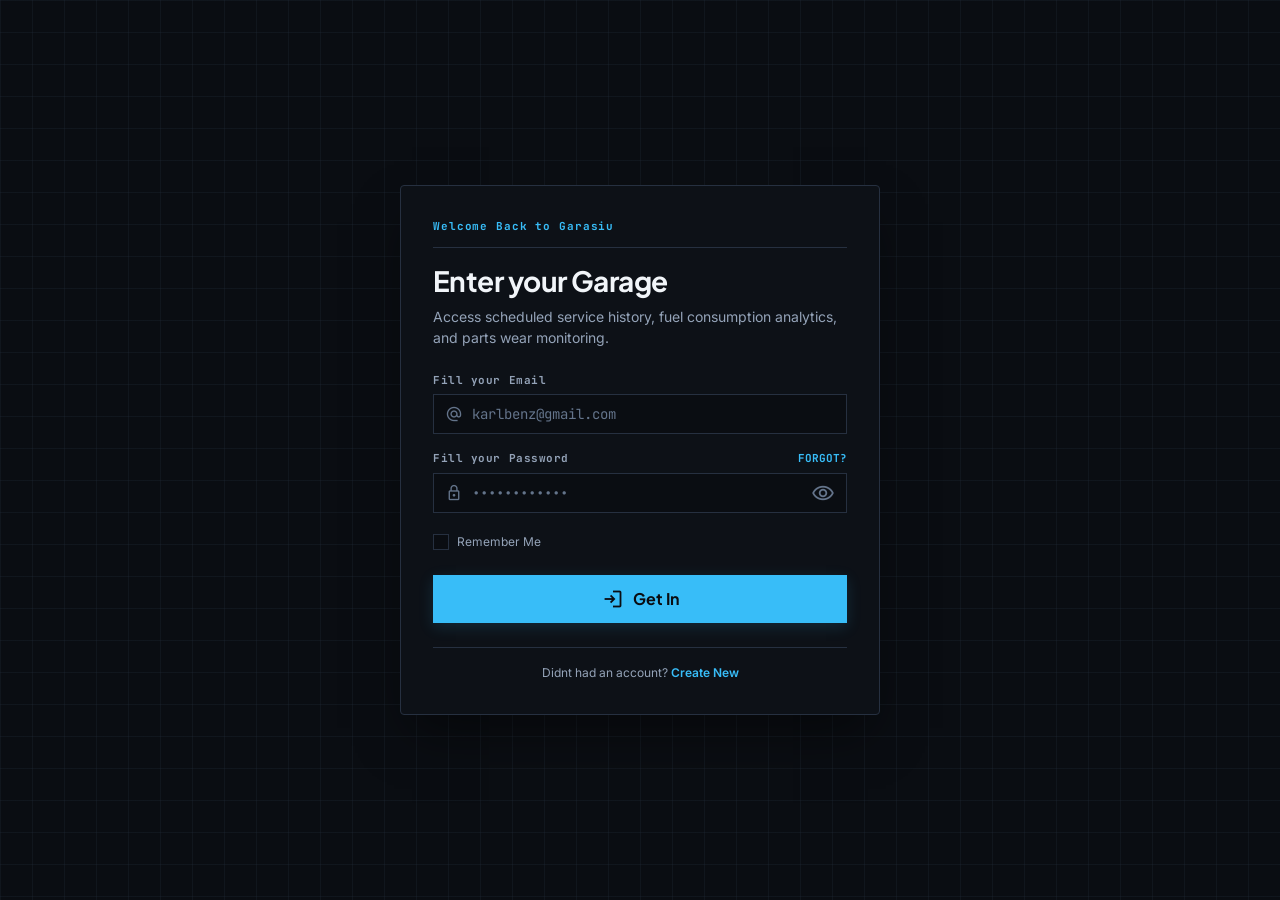
<file: index.html>
<!DOCTYPE html>
<html lang="id">

<head>
    <meta charset="utf-8">
    <meta name="viewport" content="width=device-width, initial-scale=1.0">
    <title>GARASIU ApexLog — Autentikasi Pemilik Kendaraan</title>

    <link href="https://fonts.googleapis.com" rel="preconnect">
    <link crossorigin="" href="https://fonts.gstatic.com" rel="preconnect">
    <link
        href="https://fonts.googleapis.com/css2?family=Inter:wght@400;500;600&family=JetBrains+Mono:wght@400;500;600;700&family=Plus+Jakarta+Sans:wght@500;600;700;800&display=swap"
        rel="stylesheet">
    <link href="https://fonts.googleapis.com/css2?family=Material+Symbols+Outlined:wght,FILL@100..700,0..1&display=swap"
        rel="stylesheet">

    <link rel="stylesheet" href="style.css">
</head>

<body>

    <main class="container">
        <div class="login-card">

            <div class="card-header">
                <div class="badge-group">
                    <span class="label">Welcome Back to Garasiu</span>
                </div>
            </div>

            <div class="card-title">
                <h2>Enter your Garage</h2>
                <p>Access scheduled service history, fuel consumption analytics, and parts wear monitoring.</p>
            </div>


            <form id="loginForm">

                <div class="form-group">
                    <label for="identifier">Fill your Email</label>
                    <div class="input-wrapper">
                        <span class="material-symbols-outlined input-icon">alternate_email</span>
                        <input id="identifier" name="identifier" type="email" placeholder="karlbenz@gmail.com">
                    </div>
                </div>

                <div class="form-group">
                    <div class="label-row">
                        <label for="password">Fill your Password</label>
                        <a href="#" class="forgot-link">FORGOT?</a>
                    </div>
                    <div class="input-wrapper">
                        <span class="material-symbols-outlined input-icon">lock</span>
                        <input id="password" name="password" type="password" placeholder="••••••••••••">
                        <button type="button" class="btn-toggle-pwd">
                            <span class="material-symbols-outlined" id="togglePasswordIcon">visibility</span>
                        </button>
                    </div>
                </div>

                <div class="remember-row">
                    <label class="checkbox-container">
                        <input id="rememberDevice" type="checkbox">
                        <span class="checkbox-text">Remember Me</span>
                    </label>
                </div>

                <button class="btn-primary" type="submit">
                    <span class="material-symbols-outlined">login</span>
                    <span href="dashboard.html">Get In</span>
                </button>
            </form>


            <div class="card-footer">
                <p>Didnt had an account? <a href="#">Create New</a></p>
            </div>
        </div>
    </main>
</body>
</html>
</file>
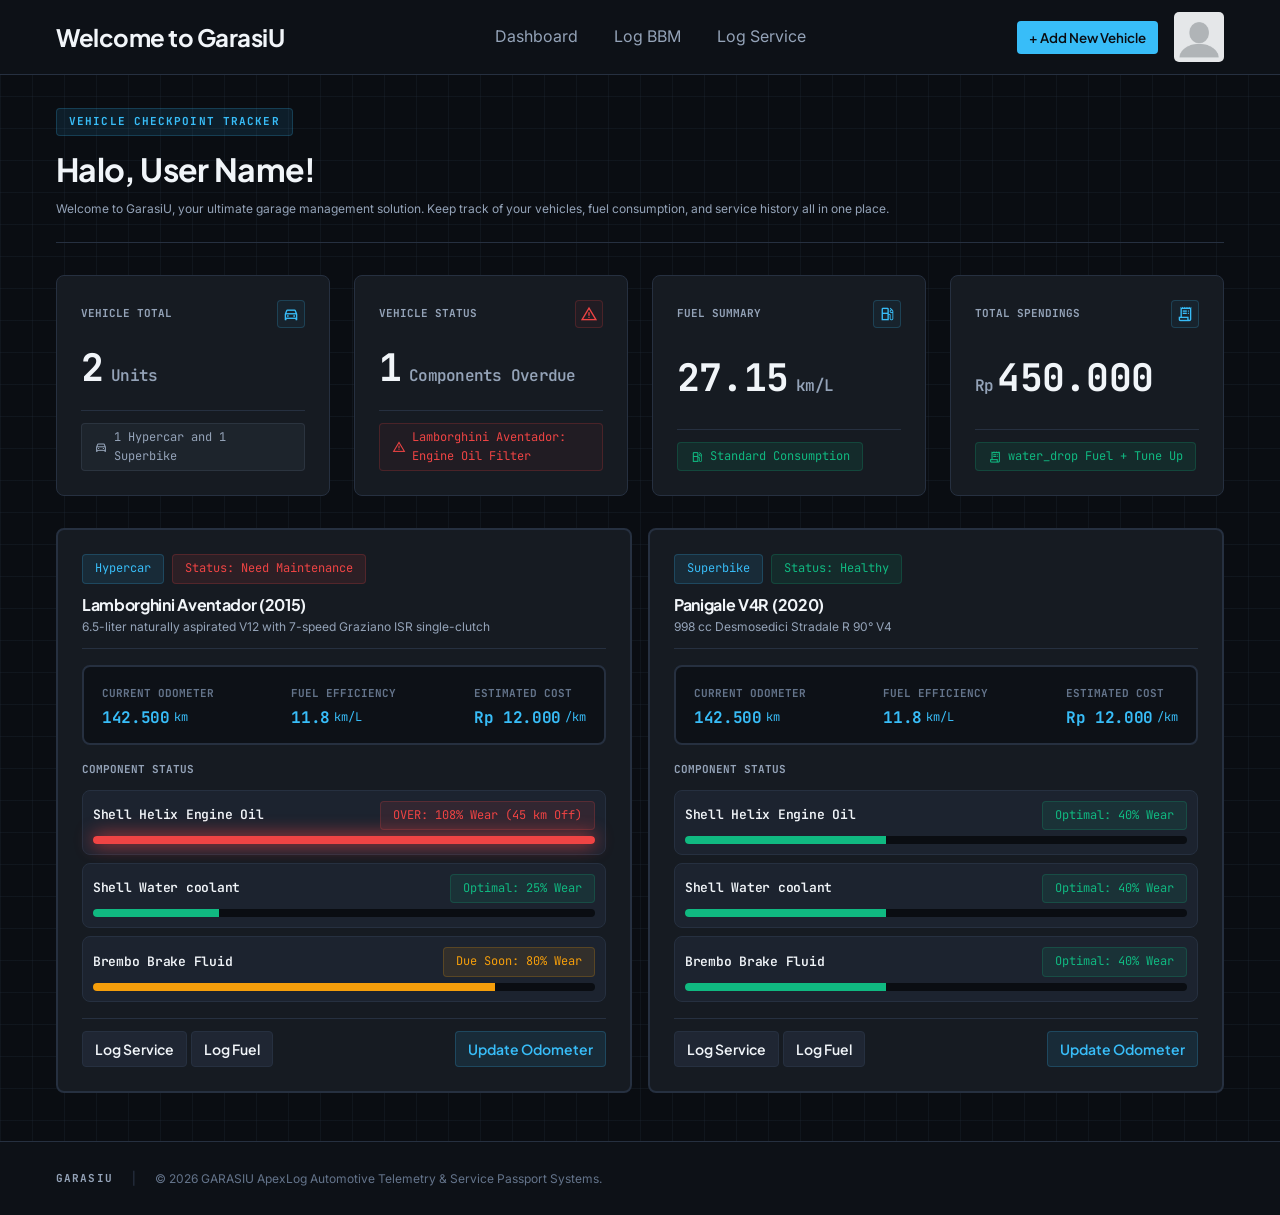
<file: dashboard.html>
<!DOCTYPE html>
<html lang="en">

<head>
    <meta charset="UTF-8">
    <meta name="viewport" content="width=device-width, initial-scale=1.0">
    <title>GarasiU - Dashboard</title>
    <link rel="stylesheet" href="styleD.css">
    <link rel="preconnect" href="https://fonts.googleapis.com">
    <link rel="preconnect" href="https://fonts.gstatic.com" crossorigin>
    <link href="https://fonts.googleapis.com/css2?family=Material+Symbols+Outlined:wght,FILL@100..700,0..1&display=swap" rel="stylesheet">
</head>

<body>
    <main>
        <!-- Header -->
        <header class="header">
            <h2>Welcome to GarasiU</h2>
            <nav>
                <a href="dashboard.html">Dashboard</a>
                <a href="fuelLog.html">Log BBM</a>
                <a href="serviceLog.html">Log Service</a>
            </nav>

            <div>
                <button>+ Add New Vehicle</button>
                <img src="docs/img/profile.png" alt="user profile picture" width="50" height="50">
            </div>
        </header>

        <!-- Hero Section -->
        <section class="hero-home">
            <span>Vehicle Checkpoint Tracker</span>
            <h2>Halo, User Name!</h2>
            <p>Welcome to GarasiU, your ultimate garage management solution. Keep track of your vehicles, fuel
                consumption, and service history all in one place.</p>
        </section>

        <!-- dashboar metric -->
        <section class="bbm-metrics">
            <!-- Card 1 -->
            <div class="metric-card">
                <div class="metric-header">
                    <span>VEHICLE TOTAL</span>
                    <div class="icon-box icon-cyan"><span class="material-symbols-outlined">directions_car</span></div>
                </div>
                <div class="metric-body">
                    <h2>2 <span>Units</span></h2>
                </div>
                <div class="metric-footer">
                    <div class="status-badge neutral">
                        <span class="material-symbols-outlined">directions_car</span>
                        1 Hypercar and 1 Superbike
                    </div>
                </div>
            </div>
        
            <!-- Card 2 -->
            <div class="metric-card">
                <div class="metric-header">
                    <span>VEHICLE STATUS</span>
                    <div class="icon-box icon-danger"><span class="material-symbols-outlined">warning</span></div>
                </div>
                <div class="metric-body">
                    <h2 class="danger-text">1 <span>Components Overdue</span></h2>
                </div>
                <div class="metric-footer">
                    <div class="status-badge danger">
                        <span class="material-symbols-outlined">warning</span>
                        Lamborghini Aventador: Engine Oil Filter
                    </div>
                </div>
            </div>
        
            <!-- Card 3 -->
            <div class="metric-card">
                <div class="metric-header">
                    <span>FUEL SUMMARY</span>
                    <div class="icon-box icon-cyan"><span class="material-symbols-outlined">local_gas_station</span></div>
                </div>
                <div class="metric-body">
                    <h2>27.15 <span>km/L</span></h2>
                </div>
                <div class="metric-footer between">
                    <div class="status-badge optimal">
                        <span class="material-symbols-outlined">local_gas_station</span> Standard
                            Consumption
                    </div>
                </div>
            </div>

            <!-- Card 4 -->
            <div class="metric-card">
                <div class="metric-header">
                    <span>TOTAL SPENDINGS</span>
                    <div class="icon-box icon-cyan"><span class="material-symbols-outlined">receipt_long</span></div>
                </div>
                <div class="metric-body">
                    <h2><span style="font-size: 16px; margin-right:-4px;">Rp</span> 450.000</h2>
                </div>
                <div class="metric-footer between">
                    <div class="status-badge optimal">
                        <span class="material-symbols-outlined">receipt_long</span>water_drop</span>
                        Fuel + Tune Up
                    </div>
                </div>
            </div>
        </section>

        <!-- Vehicle Cards Area -->
        <section class="card-vehicle">

            <!-- Vehicle 1 -->
            <div class="card-vehicle-1">
                <section class="card-header">
                    <div class="card-span">
                        <span class="type">Hypercar</span>
                        <span class="status">Status: Need Maintenance</span>
                    </div>
                    <h2>Lamborghini Aventador (2015)</h2>
                    <p>6.5-liter naturally aspirated V12 with 7-speed Graziano ISR single-clutch</p>
                </section>

                <section class="box-section">
                    <div class="box-odo">
                        <span>Current Odometer</span>
                        <div>
                            <h2>142.500</h2>
                            <p>km</p>
                        </div>
                    </div>

                    <div class="box-fuel">
                        <span>Fuel Efficiency</span>
                        <div>
                            <h2>11.8</h2>
                            <p>km/L</p>
                        </div>
                    </div>

                    <div class="box-cost">
                        <span>Estimated Cost</span>
                        <div>
                            <h2>Rp 12.000</h2>
                            <p>/km</p>
                        </div>
                    </div>
                </section>

                <section class="component-list">
                    <span>Component Status</span>

                    <div class="component-item">
                        <div class="component-header-1">
                            <h4>Shell Helix Engine Oil</h4>
                            <span>OVER: 108% Wear (45 km Off)</span>
                        </div>
                        <div class="component-progress-1">
                            <div class="component-progress-bar-1" style="width: 100%;"></div>
                        </div>
                    </div>

                    <div class="component-item">
                        <div class="component-header-2">
                            <h4>Shell Water coolant</h4>
                            <span>Optimal: 25% Wear</span>
                        </div>
                        <div class="component-progress-2">
                            <div class="component-progress-bar-2" style="width: 25%;"></div>
                        </div>
                    </div>

                    <div class="component-item">
                        <div class="component-header-3">
                            <h4>Brembo Brake Fluid</h4>
                            <span>Due Soon: 80% Wear</span>
                        </div>
                        <div class="component-progress-3">
                            <div class="component-progress-bar-3" style="width: 80%;"></div>
                        </div>
                    </div>
                </section>

                <section class="box-footer">
                    <div class="box-footer-left">
                        <button>Log Service</button>
                        <button>Log Fuel</button>
                    </div>
                    <button class="box-footer-right">Update Odometer</button>
                </section>
            </div>

            <!-- Vehicle 2 -->
            <div class="card-vehicle-2">
                <section class="card-header-2">
                    <div class="card-span-2">
                        <span class="type">Superbike</span>
                        <span class="status">Status: Healthy</span>
                    </div>
                    <h2>Panigale V4R (2020)</h2>
                    <p>998 cc Desmosedici Stradale R 90° V4</p>
                </section>

                <section class="box-section">
                    <div class="box-odo">
                        <span>Current Odometer</span>
                        <div>
                            <h2>142.500</h2>
                            <p>km</p>
                        </div>
                    </div>

                    <div class="box-fuel">
                        <span>Fuel Efficiency</span>
                        <div>
                            <h2>11.8</h2>
                            <p>km/L</p>
                        </div>
                    </div>

                    <div class="box-cost">
                        <span>Estimated Cost</span>
                        <div>
                            <h2>Rp 12.000</h2>
                            <p>/km</p>
                        </div>
                    </div>
                </section>

                <section class="component-list">
                    <span>Component Status</span>

                    <div class="component-item">
                        <div class="component-header-1-2">
                            <h4>Shell Helix Engine Oil</h4>
                            <span>Optimal: 40% Wear</span>
                        </div>
                        <div class="component-progress-1-2">
                            <div class="component-progress-bar-1-2" style="width: 40%;"></div>
                        </div>
                    </div>

                    <div class="component-item">
                        <div class="component-header-2-2">
                            <h4>Shell Water coolant</h4>
                            <span>Optimal: 40% Wear</span>
                        </div>
                        <div class="component-progress-2-2">
                            <div class="component-progress-bar-2-2" style="width: 40%;"></div>
                        </div>
                    </div>

                    <div class="component-item">
                        <div class="component-header-3-2">
                            <h4>Brembo Brake Fluid</h4>
                            <span>Optimal: 40% Wear</span>
                        </div>
                        <div class="component-progress-3-2">
                            <div class="component-progress-bar-3-2" style="width: 40%;"></div>
                        </div>
                    </div>
                </section>

                <section class="box-footer">
                    <div class="box-footer-left">
                        <button>Log Service</button>
                        <button>Log Fuel</button>
                    </div>
                    <button class="box-footer-right">Update Odometer</button>
                </section>
            </div>
        </section>

        <!-- Footer -->
        <footer class="footer">
            <div class="footer-left">
                <span class="logo-text">GARASIU</span>
                <span class="divider">|</span>
                <p>&copy; 2026 GARASIU ApexLog Automotive Telemetry & Service Passport Systems.</p>
            </div>
        </footer>
    </main>
</body>

</html>
</file>
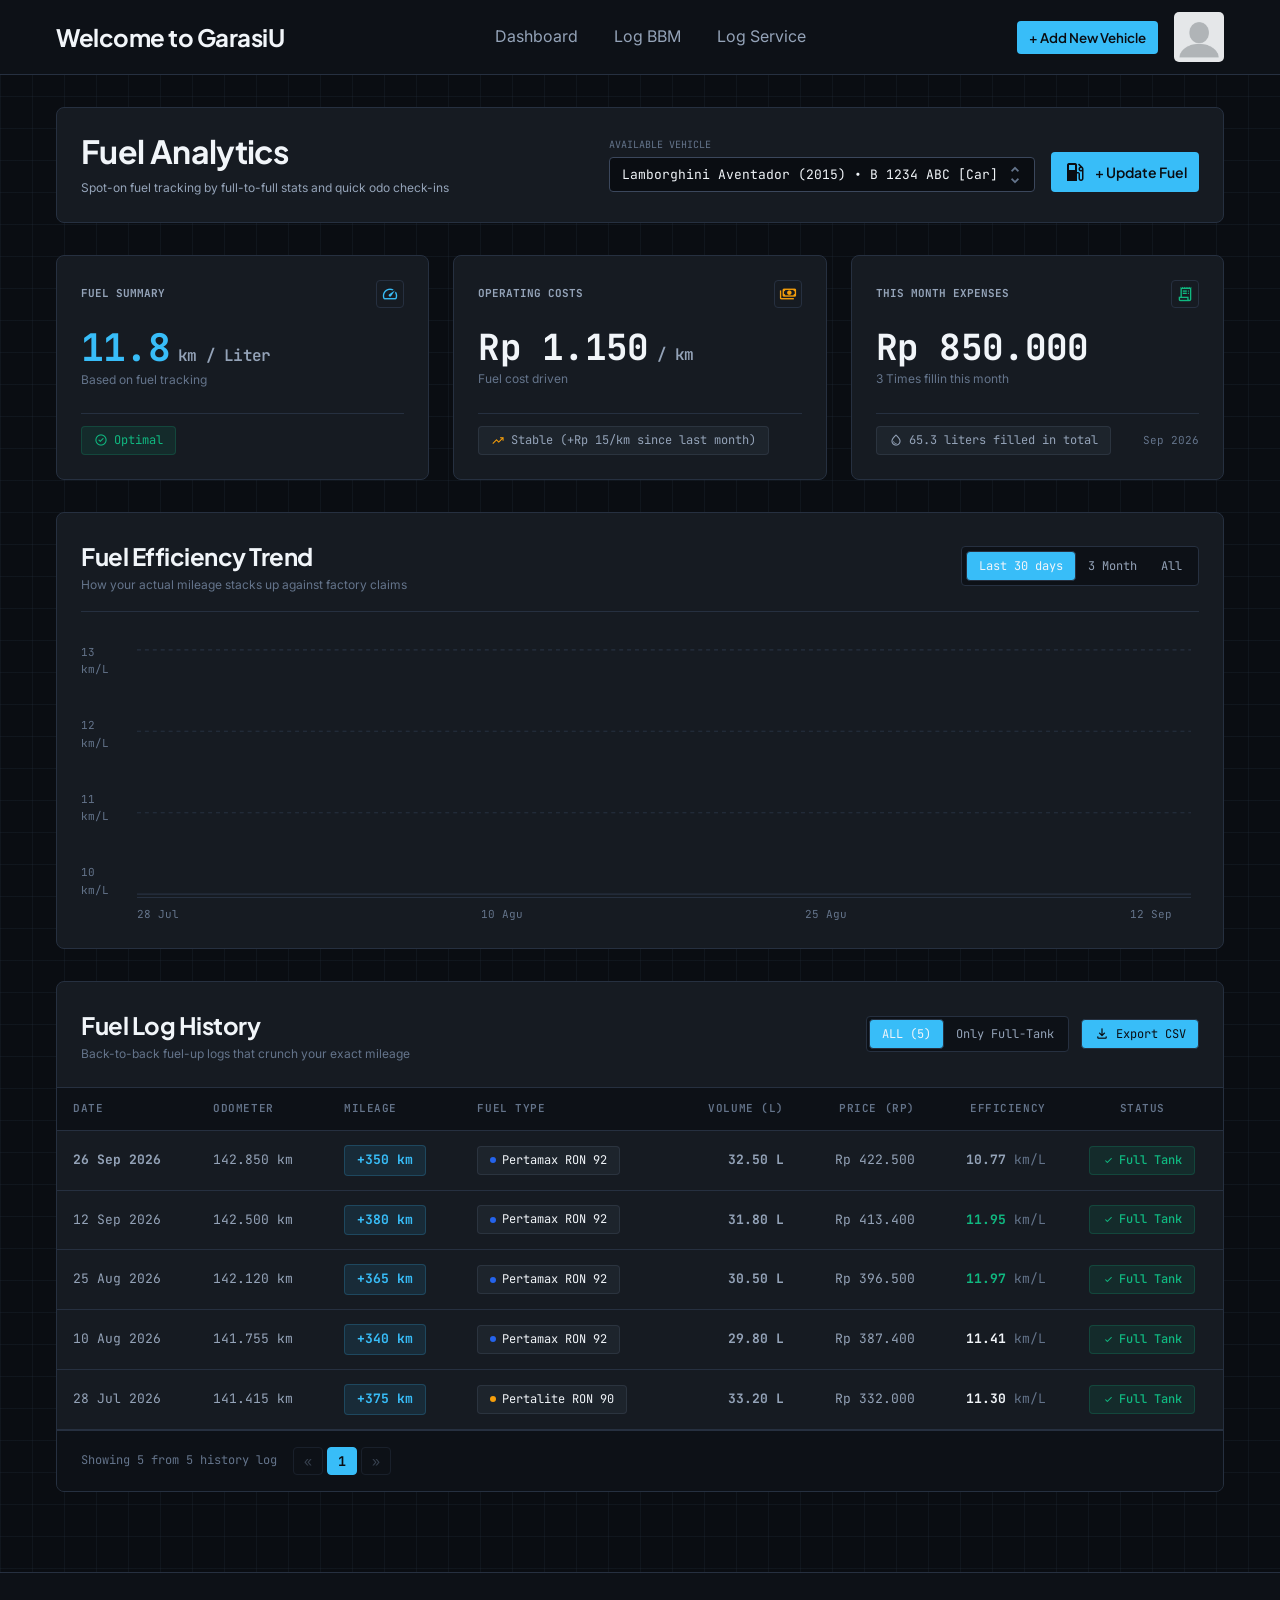
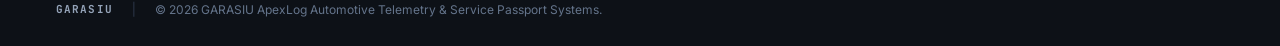
<file: fuelLog.html>
<!DOCTYPE html>
<html lang="en">

<head>
    <meta charset="UTF-8">
    <meta name="viewport" content="width=device-width, initial-scale=1.0">
    <title>Fuel Log</title>
    <link rel="stylesheet" href="styleB.css">
    <link rel="preconnect" href="https://fonts.googleapis.com">
    <link rel="preconnect" href="https://fonts.gstatic.com" crossorigin>
    <link href="https://fonts.googleapis.com/css2?family=Material+Symbols+Outlined:wght,FILL@100..700,0..1&display=swap" rel="stylesheet">
</head>

<body>
    <main>
        <header class="header">
            <h2>Welcome to GarasiU</h2>
            <nav>
                <a href="dashboard.html">Dashboard</a>
                <a href="fuelLog.html">Log BBM</a>
                <a href="serviceLog.html">Log Service</a>
            </nav>
            <div>
                <button>+ Add New Vehicle</button>
                <img src="docs/img/profile.png" alt="user profile picture" width="50" height="50">
            </div>
        </header>

        <div class="main-content-wrapper">
            <section class="bbm-hero">
                <div class="hero-text">
                    <h2>Fuel Analytics</h2>
                    <p>Spot-on fuel tracking by full-to-full stats and quick odo check-ins</p>
                </div>
                
                <div class="hero-controls">
                    <div class="vehicle-selector-wrapper">
                        <label>Available Vehicle</label>
                        <div class="select-box">
                            <select id="vehicleSelector">
                                <option selected value="lamAv">Lamborghini Aventador (2015) • B 1234 ABC [Car]</option>
                                <option value="panV4">Panigale V4R (2020) • B 5678 XYZ [Motorcycle]</option>
                            </select>
                            <span class="material-symbols-outlined icon-arrow">unfold_more</span>
                        </div>
                    </div>
                    
                    <button class="btn-action-primary" onclick="openModal()">
                        <span class="material-symbols-outlined fill-icon">local_gas_station</span>
                        + Update Fuel
                    </button>
                </div>
            </section>

            <section class="bbm-metrics">
                <!-- Card 1 -->
                <div class="metric-card">
                    <div class="metric-header">
                        <span>Fuel Summary</span>
                        <div class="icon-box icon-cyan"><span class="material-symbols-outlined">speed</span></div>
                    </div>
                    <div class="metric-body">
                        <h2>11.8 <span>km / Liter</span></h2>
                        <p>Based on fuel tracking</p>
                    </div>
                    <div class="metric-footer">
                        <div class="status-badge optimal">
                            <span class="material-symbols-outlined">check_circle</span>
                            Optimal 
                        </div>
                    </div>
                </div>

                <!-- Card 2 -->
                <div class="metric-card">
                    <div class="metric-header">
                        <span>Operating Costs</span>
                        <div class="icon-box icon-warning"><span class="material-symbols-outlined">payments</span></div>
                    </div>
                    <div class="metric-body">
                        <h2>Rp 1.150 <span>/ km</span></h2>
                        <p>Fuel cost driven</p>
                    </div>
                    <div class="metric-footer">
                        <div class="status-badge neutral">
                            <span class="material-symbols-outlined warning-text">trending_up</span>
                            Stable (+Rp 15/km since last month)
                        </div>
                    </div>
                </div>

                <!-- Card 3 -->
                <div class="metric-card">
                    <div class="metric-header">
                        <span>This Month Expenses</span>
                        <div class="icon-box icon-optimal"><span class="material-symbols-outlined">receipt_long</span></div>
                    </div>
                    <div class="metric-body">
                        <h2>Rp 850.000</h2>
                        <p>3 Times fillin this month</p>
                    </div>
                    <div class="metric-footer between">
                        <div class="status-badge neutral cyan-text">
                            <span class="material-symbols-outlined">water_drop</span>
                            65.3 liters filled in total
                        </div>
                        <span class="date-text">Sep 2026</span>
                    </div>
                </div>
            </section>

            <section class="bbm-chart-section">
                <div class="chart-header">
                    <div>
                        <div class="chart-title-group">
                            <h2>Fuel Efficiency Trend</h2>
                        </div>
                        <p>How your actual mileage stacks up against factory claims</p>
                    </div>
                    <div class="chart-filters">
                        <button class="active">Last 30 days</button>
                        <button>3 Month</button>
                        <button>All</button>
                    </div>
                </div>
                
                <div class="chart-container">
                    <div class="y-axis">
                        <span>13 km/L</span>
                        <span>12 km/L</span>
                        <span>11 km/L</span>
                        <span>10 km/L</span>
                    </div>
                    <div class="svg-wrapper">
                        <svg class="w-full h-full overflow-visible" preserveAspectRatio="none" viewBox="0 0 800 220" style="width:100%; height:100%;">
                            <line stroke="#263040" stroke-dasharray="3 3" stroke-width="1" x1="0" x2="800" y1="5" y2="5"></line>
                            <line stroke="#263040" stroke-dasharray="3 3" stroke-width="1" x1="0" x2="800" y1="75" y2="75"></line>
                            <line stroke="#263040" stroke-dasharray="3 3" stroke-width="1" x1="0" x2="800" y1="145" y2="145"></line>
                            <line stroke="#263040" stroke-width="1" x1="0" x2="800" y1="215" y2="215"></line>
                        </svg>
                    </div>
                    <div class="x-axis">
                        <span style="width: 80px; text-align: left;">28 Jul</span>
                        <span style="width: 80px; text-align: center;">10 Agu</span>
                        <span style="width: 80px; text-align: center;">25 Agu</span>
                        <span style="width: 80px; text-align: center;">12 Sep</span>
                    </div>
                </div>
            </section>

            <section class="bbm-table-section">
                <div class="table-header">
                    <div>
                        <div class="table-title-group">
                            <h2>Fuel Log History</h2>
                        </div>
                        <p>Back-to-back fuel-up logs that crunch your exact mileage</p>
                    </div>
                    <div class="table-actions">
                        <div class="table-filters">
                            <button class="active">ALL (5)</button>
                            <button>Only Full-Tank</button>
                        </div>
                        <button class="btn-export">
                            <span class="material-symbols-outlined">file_download</span>
                            Export CSV
                        </button>
                    </div>
                </div>

                <div class="table-wrapper">
                    <table class="bbm-table">
                        <thead>
                            <tr>
                                <th>Date</th>
                                <th>Odometer</th>
                                <th>Mileage</th>
                                <th>Fuel Type</th>
                                <th class="text-right">Volume (L)</th>
                                <th class="text-right">Price (Rp)</th>
                                <th class="text-right">Efficiency</th>
                                <th class="text-center">Status</th>
                            </tr>
                        </thead>
                        <tbody>
                            <tr>
                                <td class="primary-text bold">26 Sep 2026</td>
                                <td class="primary-text">142.850 km</td>
                                <td><span class="dist-badge">+350 km</span></td>
                                <td><span class="fuel-badge"><span class="dot-accent"></span> Pertamax RON 92</span></td>
                                <td class="text-right primary-text bold">32.50 L</td>
                                <td class="text-right primary-text">Rp 422.500</td>
                                <td class="text-right"><span class="bold">10.77</span> <span class="muted-text">km/L</span></td>
                                <td class="text-center"><span class="status-tank optimal"><span class="material-symbols-outlined">check</span> Full Tank</span></td>
                            </tr>
                            <tr>
                                <td>12 Sep 2026</td>
                                <td>142.500 km</td>
                                <td><span class="dist-badge">+380 km</span></td>
                                <td><span class="fuel-badge"><span class="dot-accent"></span> Pertamax RON 92</span></td>
                                <td class="text-right primary-text bold">31.80 L</td>
                                <td class="text-right primary-text">Rp 413.400</td>
                                <td class="text-right"><span class="bold optimal-text">11.95</span> <span class="muted-text">km/L</span></td>
                                <td class="text-center"><span class="status-tank optimal"><span class="material-symbols-outlined">check</span> Full Tank</span></td>
                            </tr>
                            <tr>
                                <td>25 Aug 2026</td>
                                <td>142.120 km</td>
                                <td><span class="dist-badge">+365 km</span></td>
                                <td><span class="fuel-badge"><span class="dot-accent"></span> Pertamax RON 92</span></td>
                                <td class="text-right primary-text bold">30.50 L</td>
                                <td class="text-right primary-text">Rp 396.500</td>
                                <td class="text-right"><span class="bold optimal-text">11.97</span> <span class="muted-text">km/L</span></td>
                                <td class="text-center"><span class="status-tank optimal"><span class="material-symbols-outlined">check</span> Full Tank</span></td>
                            </tr>
                            <tr>
                                <td>10 Aug 2026</td>
                                <td>141.755 km</td>
                                <td><span class="dist-badge">+340 km</span></td>
                                <td><span class="fuel-badge"><span class="dot-accent"></span> Pertamax RON 92</span></td>
                                <td class="text-right primary-text bold">29.80 L</td>
                                <td class="text-right primary-text">Rp 387.400</td>
                                <td class="text-right"><span class="bold primary-text">11.41</span> <span class="muted-text">km/L</span></td>
                                <td class="text-center"><span class="status-tank optimal"><span class="material-symbols-outlined">check</span> Full Tank</span></td>
                            </tr>
                            <tr>
                                <td>28 Jul 2026</td>
                                <td>141.415 km</td>
                                <td><span class="dist-badge">+375 km</span></td>
                                <td><span class="fuel-badge"><span class="dot-warning"></span> Pertalite RON 90</span></td>
                                <td class="text-right primary-text bold">33.20 L</td>
                                <td class="text-right primary-text">Rp 332.000</td>
                                <td class="text-right"><span class="bold primary-text">11.30</span> <span class="muted-text">km/L</span></td>
                                <td class="text-center"><span class="status-tank optimal"><span class="material-symbols-outlined">check</span> Full Tank</span></td>
                            </tr>
                        </tbody>
                    </table>
                </div>
                
                <div class="table-footer">
                   
                    <div class="pagination">
                        <span>Showing 5 from 5 history log</span>
                        <div class="page-controls">
                            <button class="disabled">«</button>
                            <button class="active">1</button>
                            <button class="disabled">»</button>
                        </div>
                    </div>
                </div>
            </section>
        </div>

        <!-- Footer -->
        <footer class="footer">
            <div class="footer-left">
                <span class="logo-text">GARASIU</span>
                <span class="divider">|</span>
                <p>&copy; 2026 GARASIU ApexLog Automotive Telemetry & Service Passport Systems.</p>
            </div>
        </footer>
    </main>
</body>

</html>
</file>
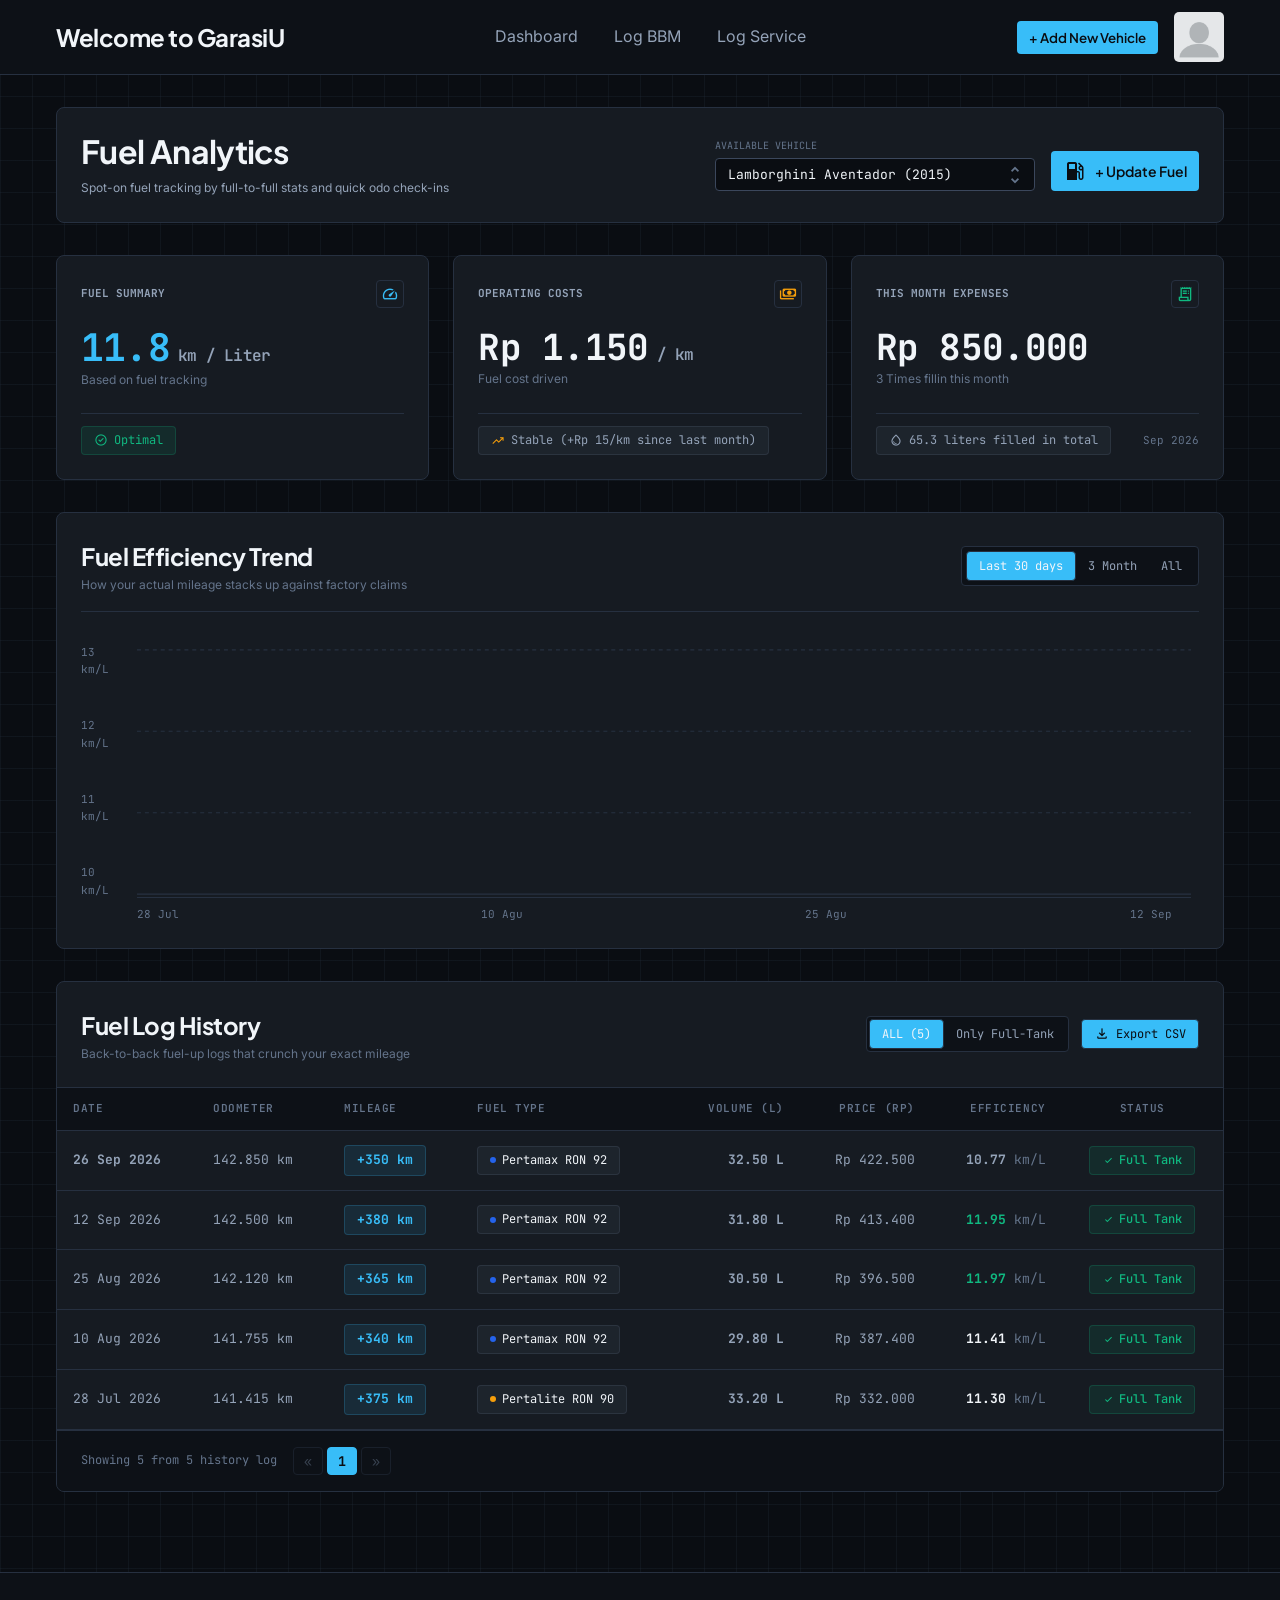
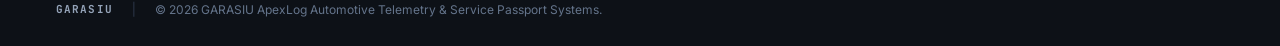
<file: logBBM.html>
<!DOCTYPE html>
<html lang="en">

<head>
    <meta charset="UTF-8">
    <meta name="viewport" content="width=device-width, initial-scale=1.0">
    <title>GarasiU - Log BBM</title>
    <link rel="stylesheet" href="styleB.css">
    <link rel="preconnect" href="https://fonts.googleapis.com">
    <link rel="preconnect" href="https://fonts.gstatic.com" crossorigin>
    <link href="https://fonts.googleapis.com/css2?family=Material+Symbols+Outlined:wght,FILL@100..700,0..1&display=swap" rel="stylesheet">
</head>

<body>
    <main>
        <header class="header">
            <h2>Welcome to GarasiU</h2>
            <nav>
                <a href="dashboard.html">Dashboard</a>
                <a href="logBBM.html">Log BBM</a>
                <a href="logService.html">Log Service</a>
            </nav>
            <div>
                <button>+ Add New Vehicle</button>
                <img src="docs/img/profile.png" alt="user profile picture" width="50" height="50">
            </div>
        </header>

        <div class="main-content-wrapper">
            <section class="bbm-hero">
                <div class="hero-text">
                    <h2>Fuel Analytics</h2>
                    <p>Spot-on fuel tracking by full-to-full stats and quick odo check-ins</p>
                </div>
                
                <div class="hero-controls">
                    <div class="vehicle-selector-wrapper">
                        <label>Available Vehicle</label>
                        <div class="select-box">
                            <select id="vehicleSelector">
                                <option selected value="lamAv">Lamborghini Aventador (2015)</option>
                                <option value="panV4">Panigale V4R (2020)</option>
                            </select>
                            <span class="material-symbols-outlined icon-arrow">unfold_more</span>
                        </div>
                    </div>
                    
                    <button class="btn-action-primary" onclick="openModal()">
                        <span class="material-symbols-outlined fill-icon">local_gas_station</span>
                        + Update Fuel
                    </button>
                </div>
            </section>

            <section class="bbm-metrics">
                <!-- Card 1 -->
                <div class="metric-card">
                    <div class="metric-header">
                        <span>Fuel Summary</span>
                        <div class="icon-box icon-cyan"><span class="material-symbols-outlined">speed</span></div>
                    </div>
                    <div class="metric-body">
                        <h2>11.8 <span>km / Liter</span></h2>
                        <p>Based on fuel tracking</p>
                    </div>
                    <div class="metric-footer">
                        <div class="status-badge optimal">
                            <span class="material-symbols-outlined">check_circle</span>
                            Optimal 
                        </div>
                    </div>
                </div>

                <!-- Card 2 -->
                <div class="metric-card">
                    <div class="metric-header">
                        <span>Operating Costs</span>
                        <div class="icon-box icon-warning"><span class="material-symbols-outlined">payments</span></div>
                    </div>
                    <div class="metric-body">
                        <h2>Rp 1.150 <span>/ km</span></h2>
                        <p>Fuel cost driven</p>
                    </div>
                    <div class="metric-footer">
                        <div class="status-badge neutral">
                            <span class="material-symbols-outlined warning-text">trending_up</span>
                            Stable (+Rp 15/km since last month)
                        </div>
                    </div>
                </div>

                <!-- Card 3 -->
                <div class="metric-card">
                    <div class="metric-header">
                        <span>This Month Expenses</span>
                        <div class="icon-box icon-optimal"><span class="material-symbols-outlined">receipt_long</span></div>
                    </div>
                    <div class="metric-body">
                        <h2>Rp 850.000</h2>
                        <p>3 Times fillin this month</p>
                    </div>
                    <div class="metric-footer between">
                        <div class="status-badge neutral cyan-text">
                            <span class="material-symbols-outlined">water_drop</span>
                            65.3 liters filled in total
                        </div>
                        <span class="date-text">Sep 2026</span>
                    </div>
                </div>
            </section>

            <section class="bbm-chart-section">
                <div class="chart-header">
                    <div>
                        <div class="chart-title-group">
                            <h2>Fuel Efficiency Trend</h2>
                        </div>
                        <p>How your actual mileage stacks up against factory claims</p>
                    </div>
                    <div class="chart-filters">
                        <button class="active">Last 30 days</button>
                        <button>3 Month</button>
                        <button>All</button>
                    </div>
                </div>
                
                <div class="chart-container">
                    <div class="y-axis">
                        <span>13 km/L</span>
                        <span>12 km/L</span>
                        <span>11 km/L</span>
                        <span>10 km/L</span>
                    </div>
                    <div class="svg-wrapper">
                        <svg class="w-full h-full overflow-visible" preserveAspectRatio="none" viewBox="0 0 800 220" style="width:100%; height:100%;">
                            <line stroke="#263040" stroke-dasharray="3 3" stroke-width="1" x1="0" x2="800" y1="5" y2="5"></line>
                            <line stroke="#263040" stroke-dasharray="3 3" stroke-width="1" x1="0" x2="800" y1="75" y2="75"></line>
                            <line stroke="#263040" stroke-dasharray="3 3" stroke-width="1" x1="0" x2="800" y1="145" y2="145"></line>
                            <line stroke="#263040" stroke-width="1" x1="0" x2="800" y1="215" y2="215"></line>
                        </svg>
                    </div>
                    <div class="x-axis">
                        <span style="width: 80px; text-align: left;">28 Jul</span>
                        <span style="width: 80px; text-align: center;">10 Agu</span>
                        <span style="width: 80px; text-align: center;">25 Agu</span>
                        <span style="width: 80px; text-align: center;">12 Sep</span>
                    </div>
                </div>
            </section>

            <section class="bbm-table-section">
                <div class="table-header">
                    <div>
                        <div class="table-title-group">
                            <h2>Fuel Log History</h2>
                        </div>
                        <p>Back-to-back fuel-up logs that crunch your exact mileage</p>
                    </div>
                    <div class="table-actions">
                        <div class="table-filters">
                            <button class="active">ALL (5)</button>
                            <button>Only Full-Tank</button>
                        </div>
                        <button class="btn-export">
                            <span class="material-symbols-outlined">file_download</span>
                            Export CSV
                        </button>
                    </div>
                </div>

                <div class="table-wrapper">
                    <table class="bbm-table">
                        <thead>
                            <tr>
                                <th>Date</th>
                                <th>Odometer</th>
                                <th>Mileage</th>
                                <th>Fuel Type</th>
                                <th class="text-right">Volume (L)</th>
                                <th class="text-right">Price (Rp)</th>
                                <th class="text-right">Efficiency</th>
                                <th class="text-center">Status</th>
                            </tr>
                        </thead>
                        <tbody>
                            <tr>
                                <td class="primary-text bold">26 Sep 2026</td>
                                <td class="primary-text">142.850 km</td>
                                <td><span class="dist-badge">+350 km</span></td>
                                <td><span class="fuel-badge"><span class="dot-accent"></span> Pertamax RON 92</span></td>
                                <td class="text-right primary-text bold">32.50 L</td>
                                <td class="text-right primary-text">Rp 422.500</td>
                                <td class="text-right"><span class="bold">10.77</span> <span class="muted-text">km/L</span></td>
                                <td class="text-center"><span class="status-tank optimal"><span class="material-symbols-outlined">check</span> Full Tank</span></td>
                            </tr>
                            <tr>
                                <td>12 Sep 2026</td>
                                <td>142.500 km</td>
                                <td><span class="dist-badge">+380 km</span></td>
                                <td><span class="fuel-badge"><span class="dot-accent"></span> Pertamax RON 92</span></td>
                                <td class="text-right primary-text bold">31.80 L</td>
                                <td class="text-right primary-text">Rp 413.400</td>
                                <td class="text-right"><span class="bold optimal-text">11.95</span> <span class="muted-text">km/L</span></td>
                                <td class="text-center"><span class="status-tank optimal"><span class="material-symbols-outlined">check</span> Full Tank</span></td>
                            </tr>
                            <tr>
                                <td>25 Aug 2026</td>
                                <td>142.120 km</td>
                                <td><span class="dist-badge">+365 km</span></td>
                                <td><span class="fuel-badge"><span class="dot-accent"></span> Pertamax RON 92</span></td>
                                <td class="text-right primary-text bold">30.50 L</td>
                                <td class="text-right primary-text">Rp 396.500</td>
                                <td class="text-right"><span class="bold optimal-text">11.97</span> <span class="muted-text">km/L</span></td>
                                <td class="text-center"><span class="status-tank optimal"><span class="material-symbols-outlined">check</span> Full Tank</span></td>
                            </tr>
                            <tr>
                                <td>10 Aug 2026</td>
                                <td>141.755 km</td>
                                <td><span class="dist-badge">+340 km</span></td>
                                <td><span class="fuel-badge"><span class="dot-accent"></span> Pertamax RON 92</span></td>
                                <td class="text-right primary-text bold">29.80 L</td>
                                <td class="text-right primary-text">Rp 387.400</td>
                                <td class="text-right"><span class="bold primary-text">11.41</span> <span class="muted-text">km/L</span></td>
                                <td class="text-center"><span class="status-tank optimal"><span class="material-symbols-outlined">check</span> Full Tank</span></td>
                            </tr>
                            <tr>
                                <td>28 Jul 2026</td>
                                <td>141.415 km</td>
                                <td><span class="dist-badge">+375 km</span></td>
                                <td><span class="fuel-badge"><span class="dot-warning"></span> Pertalite RON 90</span></td>
                                <td class="text-right primary-text bold">33.20 L</td>
                                <td class="text-right primary-text">Rp 332.000</td>
                                <td class="text-right"><span class="bold primary-text">11.30</span> <span class="muted-text">km/L</span></td>
                                <td class="text-center"><span class="status-tank optimal"><span class="material-symbols-outlined">check</span> Full Tank</span></td>
                            </tr>
                        </tbody>
                    </table>
                </div>
                
                <div class="table-footer">
                   
                    <div class="pagination">
                        <span>Showing 5 from 5 history log</span>
                        <div class="page-controls">
                            <button class="disabled">«</button>
                            <button class="active">1</button>
                            <button class="disabled">»</button>
                        </div>
                    </div>
                </div>
            </section>
        </div>

        <!-- Footer -->
        <footer class="footer">
            <div class="footer-left">
                <span class="logo-text">GARASIU</span>
                <span class="divider">|</span>
                <p>&copy; 2026 GARASIU ApexLog Automotive Telemetry & Service Passport Systems.</p>
            </div>
        </footer>
    </main>
</body>

</html>
</file>
<file: style.css>
/* VARIABLES */
:root {
    --canvas-void: #0A0D12;
    --surface-base: #0D1117;
    --surface-overlay: #1F2633;
    --surface-raised: #161B22;
    --surface-bright: #353940;
    
    --text-primary: #F1F5F9;
    --text-secondary: #94A3B8;
    --text-muted: #64748B;
    
    --action-primary: #38BDF8;
    --action-primary-hover: #60cdfc;
    
    --border-subtle: #263040;
    --border-bright: #3B475C;

    --font-heading: 'Plus Jakarta Sans', sans-serif;
    --font-body: 'Inter', sans-serif;
    --font-mono: 'JetBrains Mono', monospace;
}

/* RESET */
* {
    margin: 0;
    padding: 0;
    box-sizing: border-box;
}

body {
    background-color: var(--canvas-void);
    color: var(--text-primary);
    font-family: var(--font-body);
    font-size: 14px;
    line-height: 1.5;
    min-height: 100vh;
    display: flex;
    justify-content: center;
    align-items: center;
    
    background-image: linear-gradient(to right, rgba(38, 48, 64, 0.25) 1px, transparent 1px),
                      linear-gradient(to bottom, rgba(38, 48, 64, 0.25) 1px, transparent 1px);
    background-size: 32px 32px;
}

/* MATERIAL ICONS */
.material-symbols-outlined {
    font-family: 'Material Symbols Outlined' !important;
    font-variation-settings: 'FILL' 0, 'wght' 400, 'GRAD' 0, 'opsz' 20;
    display: flex;
    align-items: center;
    justify-content: center;
    letter-spacing: normal !important;
    text-transform: none !important;
    font-feature-settings: 'liga' !important;
    white-space: nowrap !important;
    word-wrap: normal !important;
    direction: ltr !important;
    -webkit-font-smoothing: antialiased;
}

/* TYPOGRAPHY UTILITIES */
.text-cyan { color: var(--action-primary); }
.text-bold { font-weight: bold; }
a { color: var(--action-primary); text-decoration: none; }
a:hover { text-decoration: underline; }

/* LAYOUT & CARD */
.container {
    width: 100%;
    padding: 24px;
    display: flex;
    justify-content: center;
}

.login-card {
    background-color: var(--surface-base);
    border: 1px solid var(--border-subtle);
    border-radius: 4px;
    padding: 32px;
    width: 100%;
    max-width: 480px;
    box-shadow: 0 25px 50px -12px rgba(0, 0, 0, 0.5);
}

/* CARD HEADER */
.card-header {
    display: flex;
    justify-content: space-between;
    align-items: center;
    border-bottom: 1px solid var(--border-subtle);
    padding-bottom: 12px;
    margin-bottom: 12px;
}

.badge-group {
    display: flex;
    align-items: center;
    gap: 8px;
}

.dot {
    width: 8px;
    height: 8px;
    background-color: var(--action-primary);
}

.label, .gateway {
    font-family: var(--font-mono);
    font-size: 11px;
    font-weight: 700;
    letter-spacing: 0.08em;
}

.label { color: var(--action-primary); }
.gateway { color: var(--text-muted); }

/* CARD TITLES */
.card-title {
    margin-bottom: 24px;
}

.card-title h2 {
    font-family: var(--font-heading);
    font-size: 28px;
    font-weight: 700;
    letter-spacing: -0.02em;
    margin-bottom: 4px;
}

.card-title p {
    color: var(--text-secondary);
}

/* FORMS */
form {
    display: flex;
    flex-direction: column;
    gap: 16px;
}

.form-group {
    display: flex;
    flex-direction: column;
    gap: 6px;
}

.label-row {
    display: flex;
    justify-content: space-between;
    align-items: center;
}

label {
    font-family: var(--font-mono);
    font-size: 11px;
    font-weight: 700;
    color: var(--text-secondary);
    letter-spacing: 0.05em;
}

.forgot-link {
    font-family: var(--font-mono);
    font-size: 11px;
    font-weight: 700;
}

.input-wrapper {
    position: relative;
    width: 100%;
}

.input-icon {
    position: absolute;
    left: 12px;
    top: 50%;
    transform: translateY(-50%);
    color: var(--text-muted);
    font-size: 18px;
    pointer-events: none;
}

input[type="email"],
input[type="password"] {
    width: 100%;
    background-color: var(--canvas-void);
    border: 1px solid var(--border-subtle);
    color: var(--text-primary);
    font-family: var(--font-mono);
    font-size: 14px;
    padding: 10px 12px 10px 38px;
    outline: none;
    transition: all 0.2s;
}

input::placeholder {
    color: var(--text-muted);
}

input:focus {
    border-color: var(--action-primary);
}

/* password */

.btn-toggle-pwd {
    position: absolute;
    right: 12px;
    top: 50%;
    transform: translateY(-50%);
    background: none;
    border: none;
    color: var(--text-muted);
    cursor: pointer;
}


/* REMEMBER ME */
.remember-row {
    display: flex;
    justify-content: space-between;
    align-items: center;
    margin-top: 4px;
}

.checkbox-container {
    display: flex;
    align-items: center;
    gap: 8px;
    cursor: pointer;
}

input[type="checkbox"] {
    appearance: none;
    width: 16px;
    height: 16px;
    border: 1px solid var(--border-subtle);
    background-color: var(--canvas-void);
    cursor: pointer;
    position: relative;
}

input[type="checkbox"]:checked {
    background-color: var(--action-primary);
    border-color: var(--action-primary);
}

input[type="checkbox"]:checked::after {
    content: "✓";
    color: var(--canvas-void);
    font-size: 12px;
    position: absolute;
    top: 50%;
    left: 50%;
    transform: translate(-50%, -50%);
}

.checkbox-text {
    font-family: var(--font-body);
    font-size: 12px;
    font-weight: 400;
    color: var(--text-secondary);
    text-transform: none;
    letter-spacing: normal;
}


/* BUTTONS */
.btn-primary {
    display: flex;
    justify-content: center;
    align-items: center;
    gap: 8px;
    width: 100%;
    background-color: var(--action-primary);
    color: var(--canvas-void);
    font-family: var(--font-heading);
    font-size: 16px;
    font-weight: 700;
    border: none;
    padding: 12px;
    margin-top: 8px;
    cursor: pointer;
    transition: background-color 0.2s, transform 0.1s;
    box-shadow: 0 4px 14px rgba(56, 189, 248, 0.15);
}

.btn-primary:hover {
    background-color: var(--action-primary-hover);
}

.btn-primary:active {
    transform: scale(0.98);
}

/* FOOTER */
.card-footer {
    text-align: center;
    margin-top: 24px;
    padding-top: 16px;
    border-top: 1px solid var(--border-subtle);
}

.card-footer p {
    font-size: 12px;
    color: var(--text-secondary);
}

.card-footer a {
    font-weight: 600;
}
</file>
<file: styleD.css>
/* VARIABLES */
@import url('https://fonts.googleapis.com/css2?family=Inter:wght@400;500;600&family=JetBrains+Mono:wght@400;500;600;700&family=Plus+Jakarta+Sans:wght@600;700;800&display=swap');

:root {
    --canvas-void: #0A0D12;
    --surface-base: #0D1117;
    --surface-raised: #161B22;
    
    --text-primary: #F1F5F9;
    --text-secondary: #94A3B8;
    --text-muted: #64748B;
    
    --action-primary: #38BDF8;
    --status-danger: #EF4444;
    --status-success: #10B981;
    --status-warning: #f59e0b;
    
    --border-subtle: #263040;
    --border-bright: #3B475C;

    --font-heading: 'Plus Jakarta Sans', sans-serif;
    --font-body: 'Inter', -apple-system, sans-serif;
    --font-mono: 'JetBrains Mono', monospace;
}

/* RESET & BASE */
* {
    box-sizing: border-box;
    margin: 0;
    padding: 0;
}

body {
    background-color: var(--canvas-void);
    background-image: linear-gradient(to right, rgba(38, 48, 64, 0.25) 1px, transparent 1px),
                      linear-gradient(to bottom, rgba(38, 48, 64, 0.25) 1px, transparent 1px);
    background-size: 32px 32px;
}

body, p, article {
    font-family: var(--font-body);
    color: var(--text-primary);
    line-height: 1.6;
}

h1, h2, h3, h4, h5, h6 {
    font-family: var(--font-heading);
    font-weight: 700;
    letter-spacing: -0.02em; 
}

span {
    font-family: var(--font-mono);
}

main {
    min-height: 100vh;
}

/* HEADER */
.header {
    background-color: var(--surface-base);
    display: flex;
    justify-content: space-between;
    align-items: center;
    border-bottom: 1px solid var(--border-subtle);
    padding: 12px 56px;
}

.header nav a {
    color: var(--text-secondary);
    text-decoration: none;
    font-size: 16px;
    padding: 8px 16px;
    transition: all 0.4s;
}

.header nav a:hover {
    color: var(--action-primary);
    text-decoration: underline;
    text-underline-offset: 4px;
}

.header div {
    display: flex;
    align-items: center;
    gap: 16px;
}

.header button {
    background-color: var(--action-primary);
    color: var(--canvas-void);
    font-family: var(--font-heading);
    font-weight: 600;
    padding: 8px 12px;
    border: none;
    border-radius: 4px;
    cursor: pointer;
}

.header img {
    border-radius: 10%;
    cursor: pointer;
}

/* HERO SECTION */
.hero-home {
    margin: 32px 56px;
    border-bottom: 1px solid var(--border-subtle);
    padding-bottom: 24px;
}

.hero-home span {
    display: inline-flex;
    padding: 4px 12px;
    font-size: 11px;
    font-family: var(--font-mono);
    font-weight: 700;
    text-transform: uppercase;
    letter-spacing: 0.1em;
    border-radius: 4px; 
    color: var(--action-primary);
    background-color: rgb(56 189 248 / 10%); 
    border: 1px solid rgb(56 189 248 / 20%);
}

.hero-home h2 {
    font-size: 32px;
    margin: 8px 0 4px;
}

.hero-home p {
    font-size: 12px;
    color: var(--text-secondary);
}

/* METRICS BENTO GRID */
.bbm-metrics {
    display: grid;
    grid-template-columns: 1fr;
    gap: 24px;
    margin: 32px 56px;
}

@media (min-width: 768px) {
    .bbm-metrics {
        grid-template-columns: repeat(4, 1fr);
    }
}

.metric-card {
    background-color: var(--surface-raised);
    border: 1px solid var(--border-subtle);
    border-radius: 8px;
    padding: 24px;
    display: flex;
    flex-direction: column;
    justify-content: space-between;
    transition: border-color 0.2s;
    min-height: 150px;
}

.metric-card:hover {
    border-color: var(--border-bright);
}

.metric-header {
    display: flex;
    align-items: center;
    justify-content: space-between;
    margin-bottom: 12px;
}

.metric-header > span {
    font-family: var(--font-mono);
    font-size: 11px;
    color: var(--text-secondary);
    text-transform: uppercase;
    font-weight: 700;
    display: flex;
    align-items: center;
    gap: 6px;
}

.icon-box {
    padding: 4px;
    border-radius: 4px;
    background-color: var(--surface-overlay);
    border: 1px solid var(--border-subtle);
    display: flex;
    align-items: center;
    justify-content: center;
}

.icon-box .material-symbols-outlined { font-size: 18px; }
.icon-cyan { color: var(--action-primary); border-color: rgba(56, 189, 248, 0.2); background-color: rgba(56, 189, 248, 0.05); }
.icon-danger { color: var(--status-danger); border-color: rgba(239, 68, 68, 0.2); background-color: rgba(239, 68, 68, 0.05); }
.icon-warning { color: var(--status-warning); border-color: rgba(234, 179, 8, 0.2); background-color: rgba(234, 179, 8, 0.05); }
.icon-optimal { color: var(--status-success); border-color: rgba(16, 185, 129, 0.2); background-color: rgba(16, 185, 129, 0.05); }

.metric-body {
    margin: 8px 0;
}

.metric-body h2 {
    font-family: var(--font-mono);
    font-size: 38px;
    line-height: 1;
    display: flex;
    align-items: baseline;
    gap: 8px;
    color: var(--text-primary);
}

.metric-body h2 span {
    font-family: var(--font-mono);
    font-size: 16px;
    color: var(--text-secondary);
    font-weight: 600;
    text-transform: none;
}

.metric-body p {
    font-size: 12px;
    color: var(--text-muted);
    margin-top: 4px;
    display: flex;
    align-items: center;
    gap: 4px;
}

.metric-footer {
    margin-top: 16px;
    padding-top: 12px;
    border-top: 1px solid var(--border-subtle);
    display: flex;
    align-items: center;
}

.metric-footer.between {
    justify-content: space-between;
}

.status-badge {
    display: inline-flex;
    align-items: center;
    gap: 6px;
    padding: 4px 12px;
    border-radius: 4px;
    font-family: var(--font-mono);
    font-size: 12px;
}

.status-badge .material-symbols-outlined { font-size: 14px; }

.status-badge.optimal {
    background-color: rgba(16, 185, 129, 0.1);
    border: 1px solid rgba(16, 185, 129, 0.2);
    color: var(--status-success);
}

.status-badge.neutral {
    background-color: rgba(100, 116, 139, 0.1);
    border: 1px solid rgba(100, 116, 139, 0.2);
    color: var(--text-secondary);
}

.status-badge.danger {
    background-color: rgba(239, 68, 68, 0.05);
    border: 1px solid rgba(239, 68, 68, 0.2); 
    color: var(--status-danger); 
}

/* TEXT MODIFIERS */
.cyan-text { color: var(--action-primary); }
.success-text { color: var(--status-success); }
.danger-text { color: var(--status-danger); }
.warning-text { color: var(--status-warning); }
.optimal-text { color: var(--status-success); }
.primary-text { color: var(--text-primary); }
.muted-text { color: var(--text-muted); }
.bold { font-weight: bold; }
.text-right { text-align: right; }
.text-center { text-align: center; }

.date-text {
    font-family: var(--font-mono);
    color: var(--text-muted);
    font-size: 11px;
}

/* MATERIAL SYMBOLS FIX */
.material-symbols-outlined {
    font-family: 'Material Symbols Outlined' !important;
    font-variation-settings: 'FILL' 0, 'wght' 400, 'GRAD' 0, 'opsz' 20;
    display: inline-flex;
    align-items: center;
    justify-content: center;
    letter-spacing: normal !important;
    text-transform: none !important;
    font-feature-settings: 'liga' !important;
    white-space: nowrap !important;
    word-wrap: normal !important;
    direction: ltr !important;
    -webkit-font-smoothing: antialiased;
}

.fill-icon {
    font-variation-settings: 'FILL' 1;
}



/* VEHICLE CARDS (Grouped CSS) */
.card-vehicle {
    display: flex;
    padding: 0 56px;
    justify-content: space-between;
}

/* Menggabungkan card-vehicle-1 dan 2 */
[class^="card-vehicle-"] {
    display: flex;
    flex-direction: column;
    background-color: var(--surface-raised);
    border: 2px solid var(--border-subtle);
    border-radius: 8px;
    padding: 24px;
    width: 45vw;
    gap: 16px;
}

[class^="card-vehicle-"] > section > p { 
    font-size: 12px;
    color: var(--text-secondary);
}

[class^="card-header"] {
    border-bottom: 1px solid var(--border-subtle);
    padding-bottom: 12px;
}

[class^="card-header"] h2 {
    font-size: 16px;
    font-family: var(--font-heading);
}

[class^="card-span"] {
    display: flex;
    gap: 8px;
    padding-bottom: 8px;
}

[class^="card-span"] span {
    display: inline-flex;
    padding: 4px 12px;
    font-size: 12px;
    border-radius: 4px; 
}

/* Badge Modifiers */
.type {
    color: var(--action-primary);
    background-color: rgb(56 189 248 / 10%); 
    border: 1px solid rgb(56 189 248 / 20%);
}
.card-span .status {
    color: var(--status-danger);
    background-color: rgb(239 68 68 / 10%); 
    border: 1px solid rgb(239 68 68 / 20%);
}
.card-span-2 .status {
    color: var(--status-success);
    background-color: rgb(16 185 129 / 10%); 
    border: 1px solid rgb(16 185 129 / 20%);
}

/* BOX SECTION (Odo, Fuel, Cost) */
.box-section {
    display: flex;
    justify-content: space-between;
    background-color: var(--surface-base);
    padding: 12px 18px;
    border-radius: 8px;
    border: 2px solid var(--border-subtle);
}

.box-section > div > div {
    display: flex;
    align-items: center;
    gap: 4px;
}

.box-section span {
    font-size: 11px;
    font-family: var(--font-mono);
    text-transform: uppercase;
    font-weight: 700;
    color: var(--text-muted);
}

.box-section h2, .box-section p { color: var(--action-primary); }
.box-section h2 { font-size: 16px; font-family: var(--font-mono); }
.box-section p { font-size: 12px; font-family: var(--font-mono); }


/* COMPONENT STATUS PROGRESS */
.component-list {
    display: flex;
    flex-direction: column;
    gap: 8px;
}

.component-list > span {
    font-size: 11px;
    font-family: var(--font-mono);
    text-transform: uppercase;
    font-weight: 700;
    color: var(--text-secondary);
    margin-bottom: 4px;
}

.component-item {
    display: flex;
    flex-direction: column;
    gap: 6px;
    padding: 10px;
    background: rgb(31 38 51 / 80%); 
    border: 1px solid var(--border-subtle);
    border-radius: 8px;
}

/* Menggabungkan semua component-header */
[class^="component-header"] {
    display: flex;
    align-items: center;
    justify-content: space-between;
    gap: 8px;
}

[class^="component-header"] h4 {
    font-size: 13px;
    font-family: var(--font-mono);
    font-weight: 600;
}

[class^="component-header"] span {
    display: inline-flex;
    padding: 4px 12px;
    font-size: 12px;
    border-radius: 4px; 
}

/* Menggabungkan lintasan (track) progress bar */
[class^="component-progress-"]:not([class*="bar"]) {
    width: 100%;
    height: 8px;
    background: var(--canvas-void);
    border-radius: 4px;
    overflow: hidden;
}

/* Animasi & dasar Bar Progress */
[class*="progress-bar"] {
    height: 100%;
    transition: width 0.3s ease-in-out;
}

/* Pewarnaan Status Dinamis berdasarkan class HTML Anda */
/* Status Danger (Merah) */
.component-header-1 span { color: var(--status-danger); background-color: rgb(239 68 68 / 10%); border: 1px solid rgb(239 68 68 / 20%); }
.component-progress-1 { box-shadow: 0 0 18px var(--status-danger); }
.component-progress-bar-1 { background: var(--status-danger); }

/* Status Success (Hijau) */
.component-header-2 span, .component-header-1-2 span, .component-header-2-2 span, .component-header-3-2 span { 
    color: var(--status-success); background-color: rgb(16 185 129 / 10%); border: 1px solid rgb(16 185 129 / 20%); 
}
.component-progress-bar-2, .component-progress-bar-1-2, .component-progress-bar-2-2, .component-progress-bar-3-2 { background: var(--status-success); }

/* Status Warning (Kuning/Orange) */
.component-header-3 span { color: var(--status-warning); background-color: rgb(245 158 11 / 10%); border: 1px solid rgb(245 158 11 / 20%); }
.component-progress-bar-3 { background: var(--status-warning); }


/* CARD FOOTER & BUTTONS */
.box-footer {
    display: flex;
    justify-content: space-between;
    border-top: 1px solid var(--border-subtle);
    padding-top: 12px;
}

.box-footer button {
    font-family: var(--font-heading);
    font-size: 14px;
    padding: 8px 12px;
    border-radius: 4px;
    cursor: pointer;
    font-weight: 600;
    transition: all 0.2s;
}

.box-footer-left button {
    background-color: rgb(31 38 51);
    color: var(--text-primary);
    border: 1px solid var(--border-subtle);
}

.box-footer-right {
    color: var(--action-primary);
    background-color: rgb(56 189 248 / 10%); 
    border: 1px solid rgb(56 189 248 / 20%);
}

/* PAGE FOOTER */
footer.footer {
    display: flex;
    justify-content: space-between;
    align-items: center;
    padding: 24px 56px;
    border-top: 1px solid var(--border-subtle);
    margin-top: 48px;
    color: var(--text-muted);
    background-color: var(--surface-base);
}

.footer-left {
    display: flex;
    align-items: center;
    gap: 16px;
}

.footer-left .logo-text {
    font-family: var(--font-mono);
    font-weight: 700;
    color: var(--text-secondary);
    letter-spacing: 0.1em;
    font-size: 11px;
}

.footer-left .divider {
    color: var(--border-subtle);
    font-weight: 300;
}

.footer-left p {
    color: var(--text-muted);
    font-size: 12px;
}

/* RESPONSIVE MOBILE */
@media screen and (max-width: 768px) {
    .header { flex-direction: column; padding: 16px; gap: 16px; text-align: center; }
    .header nav { flex-direction: column; width: 100%; gap: 12px; }
    .header div { justify-content: center; width: 100%; }
    
    .hero-home, .bbm-metrics { margin: 24px 16px; }
    
    .card-vehicle { flex-direction: column; padding: 16px; gap: 24px; }
    [class^="card-vehicle-"] { width: 100%; }
    
    .box-section { flex-direction: column; align-items: flex-start; gap: 12px; }
    
    .box-footer, .box-footer-left { flex-direction: column; width: 100%; gap: 8px;}
    .box-footer-left button, .box-footer-right { width: 100%; }
    
    footer.footer { flex-direction: column; padding: 24px 16px; gap: 16px; text-align: center; }
    .footer-left { flex-direction: column; gap: 8px; }
    .footer-left .divider { display: none; }
    .footer-nav { flex-wrap: wrap; justify-content: center; gap: 16px; }
}
</file>
<file: styleB.css>
/* VARIABLES */
@import url('https://fonts.googleapis.com/css2?family=Inter:wght@400;500;600&family=JetBrains+Mono:wght@400;500;600;700&family=Plus+Jakarta+Sans:wght@600;700;800&display=swap');

:root {
    --canvas-void: #0A0D12;
    --surface-base: #0D1117;
    --surface-raised: #161B22;
    
    --text-primary: #F1F5F9;
    --text-secondary: #94A3B8;
    --text-muted: #64748B;
    
    --action-primary: #38BDF8;
    --status-danger: #EF4444;
    --status-success: #10B981;
    --status-warning: #f59e0b;
    
    --border-subtle: #263040;
    --border-bright: #3B475C;

    --font-heading: 'Plus Jakarta Sans', sans-serif;
    --font-body: 'Inter', -apple-system, sans-serif;
    --font-mono: 'JetBrains Mono', monospace;
}

/* RESET & BASE */
* {
    box-sizing: border-box;
    margin: 0;
    padding: 0;
}

body {
    background-color: var(--canvas-void);
    background-image: linear-gradient(to right, rgba(38, 48, 64, 0.25) 1px, transparent 1px),
                      linear-gradient(to bottom, rgba(38, 48, 64, 0.25) 1px, transparent 1px);
    background-size: 32px 32px;
}

body, p, article {
    font-family: var(--font-body);
    color: var(--text-primary);
    line-height: 1.6;
}

h1, h2, h3, h4, h5, h6 {
    font-family: var(--font-heading);
    font-weight: 700;
    letter-spacing: -0.02em; 
}

span {
    font-family: var(--font-mono);
}

main {
    min-height: 100vh;
}

/* HEADER */
.header {
    background-color: var(--surface-base);
    display: flex;
    justify-content: space-between;
    align-items: center;
    border-bottom: 1px solid var(--border-subtle);
    padding: 12px 56px;
}

.header nav a {
    color: var(--text-secondary);
    text-decoration: none;
    font-size: 16px;
    padding: 8px 16px;
    transition: all 0.4s;
}

.header nav a:hover {
    color: var(--action-primary);
    text-decoration: underline;
    text-underline-offset: 4px;
}

.header div {
    display: flex;
    align-items: center;
    gap: 16px;
}

.header button {
    background-color: var(--action-primary);
    color: var(--canvas-void);
    font-family: var(--font-heading);
    font-weight: 600;
    padding: 8px 12px;
    border: none;
    border-radius: 4px;
    cursor: pointer;
}

.header img {
    border-radius: 10%;
    cursor: pointer;
}

/* PAGE FOOTER */
footer.footer {
    display: flex;
    justify-content: space-between;
    align-items: center;
    padding: 24px 56px;
    border-top: 1px solid var(--border-subtle);
    margin-top: 48px;
    color: var(--text-muted);
    background-color: var(--surface-base);
}

.footer-left {
    display: flex;
    align-items: center;
    gap: 16px;
}

.footer-left .logo-text {
    font-family: var(--font-mono);
    font-weight: 700;
    color: var(--text-secondary);
    letter-spacing: 0.1em;
    font-size: 11px;
}

.footer-left .divider {
    color: var(--border-subtle);
    font-weight: 300;
}

.footer-left p {
    color: var(--text-muted);
    font-size: 12px;
}
/* RESPONSIVE MOBILE */
@media screen and (max-width: 768px) {
    .header { flex-direction: column; padding: 16px; gap: 16px; text-align: center; }
    .header nav { flex-direction: column; width: 100%; gap: 12px; }
    .header div { justify-content: center; width: 100%; }
    
    .main-content-wrapper { padding: 24px 16px; gap: 24px; }
    
    footer.footer { flex-direction: column; padding: 24px 16px; gap: 16px; text-align: center; }
    .footer-left { flex-direction: column; gap: 8px; }
    .footer-left .divider { display: none; }
    .footer-nav { flex-wrap: wrap; justify-content: center; gap: 16px; }
}


.main-content-wrapper {
    flex: 1;
    width: 100%;
    padding: 32px 56px;
    display: flex;
    flex-direction: column;
    gap: 32px;
}

/* HERO SECTION */
.bbm-hero {
    background-color: var(--surface-raised);
    border: 1px solid var(--border-subtle);
    border-radius: 8px;
    padding: 24px;
    display: flex;
    flex-direction: column;
    justify-content: space-between;
    gap: 24px;
}

@media (min-width: 1280px) {
    .bbm-hero {
        flex-direction: row;
        align-items: center;
    }
}

.hero-text {
    display: flex;
    flex-direction: column;
    gap: 8px;
}



.hero-text h2 {
    font-family: var(--font-heading);
    font-size: 32px;
    line-height: 1.2;
    color: var(--text-primary);
    letter-spacing: -0.02em;
}

.hero-text p {
    font-size: 12px;
    color: var(--text-secondary);
}

.hero-controls {
    display: flex;
    flex-wrap: wrap;
    align-items: center;
    gap: 16px;
}

.vehicle-selector-wrapper {
    display: inline-flex;
    flex-direction: column;
    min-width: 320px;
}

.vehicle-selector-wrapper label {
    font-family: var(--font-mono);
    font-size: 10px;
    color: var(--text-muted);
    text-transform: uppercase;
    margin-bottom: 4px;
}

.select-box {
    position: relative;
}

.select-box select {
    width: 100%;
    appearance: none;
    background-color: var(--canvas-void);
    border: 1px solid var(--border-bright);
    color: var(--text-primary);
    font-family: var(--font-mono);
    font-size: 13px;
    border-radius: 4px;
    padding: 8px 36px 8px 12px;
    cursor: pointer;
    outline: none;
    transition: border-color 0.2s;
}

.select-box select:focus {
    border-color: var(--action-primary);
}

.icon-arrow {
    position: absolute;
    right: 8px;
    top: 50%;
    transform: translateY(-50%);
    color: var(--text-muted);
    pointer-events: none;
    font-size: 20px;
}

/* MATERIAL SYMBOLS FIX */
.material-symbols-outlined {
    font-family: 'Material Symbols Outlined' !important;
    font-variation-settings: 'FILL' 0, 'wght' 400, 'GRAD' 0, 'opsz' 20;
    display: inline-flex;
    align-items: center;
    justify-content: center;
    letter-spacing: normal !important;
    text-transform: none !important;
    font-feature-settings: 'liga' !important;
    white-space: nowrap !important;
    word-wrap: normal !important;
    direction: ltr !important;
    -webkit-font-smoothing: antialiased;
}

.fill-icon {
    font-variation-settings: 'FILL' 1;
}

/* BUTTON & SPAN STANDARDS (Match dashboard.html) */

.btn-action-primary {
    display: inline-flex;
    align-items: center;
    justify-content: center;
    gap: 8px;
    background-color: var(--action-primary);
    color: var(--canvas-void);
    padding: 8px 12px;
    border-radius: 4px;
    font-family: var(--font-heading);
    font-size: 14px;
    font-weight: 600;
    border: none;
    cursor: pointer;
    transition: all 0.2s;
    align-self: flex-end;
}

.btn-action-primary:hover {
    opacity: 0.9;
}

/* METRICS BENTO GRID */
.bbm-metrics {
    display: grid;
    grid-template-columns: 1fr;
    gap: 24px;
}

@media (min-width: 768px) {
    .bbm-metrics {
        grid-template-columns: repeat(3, 1fr);
    }
}

.metric-card {
    background-color: var(--surface-raised);
    border: 1px solid var(--border-subtle);
    border-radius: 8px;
    padding: 24px;
    display: flex;
    flex-direction: column;
    justify-content: space-between;
    transition: border-color 0.2s;
}

.metric-card:hover {
    border-color: var(--border-bright);
}

.metric-header {
    display: flex;
    align-items: center;
    justify-content: space-between;
    margin-bottom: 12px;
}

.metric-header > span {
    font-family: var(--font-mono);
    font-size: 11px;
    color: var(--text-secondary);
    text-transform: uppercase;
    font-weight: 700;
}

.icon-box {
    padding: 4px;
    border-radius: 4px;
    background-color: var(--surface-overlay);
    border: 1px solid var(--border-subtle);
    display: flex;
    align-items: center;
    justify-content: center;
}

.icon-box .material-symbols-outlined { font-size: 18px; }
.icon-cyan { color: var(--action-primary); }
.icon-warning { color: var(--status-warning); }
.icon-optimal { color: var(--status-success); }

.metric-body {
    margin: 8px 0;
}

.metric-body h2 {
    font-family: var(--font-mono);
    font-size: 38px;
    line-height: 1;
    display: flex;
    align-items: baseline;
    gap: 8px;
}

.metric-body h2 span {
    font-family: var(--font-mono);
    font-size: 16px;
    color: var(--text-secondary);
    font-weight: 600;
}

.metric-card:nth-child(1) .metric-body h2 { color: var(--action-primary); }
.metric-card:nth-child(2) .metric-body h2 { color: var(--text-primary); font-size: 36px; }
.metric-card:nth-child(3) .metric-body h2 { color: var(--text-primary); font-size: 36px; }

.metric-body p {
    font-size: 12px;
    color: var(--text-muted);
    margin-top: 4px;
}

.metric-footer {
    margin-top: 16px;
    padding-top: 12px;
    border-top: 1px solid var(--border-subtle);
    display: flex;
    align-items: center;
}

.metric-footer.between {
    justify-content: space-between;
}

.status-badge {
    display: inline-flex;
    align-items: center;
    gap: 6px;
    padding: 4px 12px;
    border-radius: 4px;
    font-family: var(--font-mono);
    font-size: 12px;
}

.status-badge .material-symbols-outlined { font-size: 14px; }

.status-badge.optimal {
    background-color: rgba(16, 185, 129, 0.1);
    border: 1px solid rgba(16, 185, 129, 0.2);
    color: var(--status-success);
}

.status-badge.neutral {
    background-color: rgba(100, 116, 139, 0.1);
    border: 1px solid rgba(100, 116, 139, 0.2);
    color: var(--text-secondary);
}

.warning-text { color: var(--status-warning); }
.cyan-text { color: var(--action-primary); }
.optimal-text { color: var(--status-success); }
.primary-text { color: var(--text-primary); }
.muted-text { color: var(--text-muted); }
.bold { font-weight: bold; }
.text-right { text-align: right; }
.text-center { text-align: center; }

.date-text {
    font-family: var(--font-mono);
    color: var(--text-muted);
    font-size: 11px;
}

/* CHART SECTION */
.bbm-chart-section {
    background-color: var(--surface-raised);
    border: 1px solid var(--border-subtle);
    border-radius: 8px;
    padding: 24px;
}

.chart-header {
    display: flex;
    flex-direction: column;
    gap: 12px;
    padding-bottom: 16px;
    border-bottom: 1px solid var(--border-subtle);
}

@media (min-width: 640px) {
    .chart-header {
        flex-direction: row;
        align-items: center;
        justify-content: space-between;
    }
}

.chart-title-group {
    display: flex;
    align-items: center;
    gap: 8px;
}

.chart-title-group h2 {
    font-family: var(--font-heading);
    color: var(--text-primary);
}

.badge-outline {
    font-family: var(--font-mono);
    font-size: 12px;
    color: var(--action-primary);
    border: 1px solid rgba(56, 189, 248, 0.2);
    padding: 4px 12px;
    border-radius: 4px;
    background-color: rgba(56, 189, 248, 0.1);
}

.chart-header p {
    font-size: 12px;
    color: var(--text-muted);
}

.chart-filters {
    display: inline-flex;
    padding: 4px;
    border-radius: 4px;
    background-color: var(--surface-base);
    border: 1px solid var(--border-subtle);
}

.chart-filters button, .table-filters button {
    padding: 6px 12px;
    font-family: var(--font-mono);
    font-size: 12px;
    background: none;
    border: none;
    color: var(--text-secondary);
    cursor: pointer;
    border-radius: 4px;
    transition: color 0.2s;
}

.chart-filters button:hover, .table-filters button:hover {
    color: var(--text-primary);
}

.chart-filters button.active {
    background-color: var(--action-primary);
    color: var(--surface-overlay);
    border: 1px solid var(--border-subtle);
}
.table-filters button.active {
    background-color: var(--action-primary);
    color: var(--surface-overlay);
    border: 1px solid var(--border-subtle);
}

.chart-container {
    position: relative;
    width: 100%;
    height: 280px;
    margin-top: 32px;
    user-select: none;
}

.y-axis {
    position: absolute;
    left: 0;
    top: 0;
    bottom: 24px;
    width: 48px;
    display: flex;
    flex-direction: column;
    justify-content: space-between;
    font-family: var(--font-mono);
    font-size: 11px;
    color: var(--text-muted);
    pointer-events: none;
}

.svg-wrapper {
    position: absolute;
    left: 56px;
    right: 8px;
    top: 0;
    bottom: 24px;
}



.x-axis {
    position: absolute;
    left: 56px;
    right: 8px;
    bottom: 0;
    display: flex;
    justify-content: space-between;
    font-family: var(--font-mono);
    font-size: 11px;
    color: var(--text-muted);
    padding-top: 8px;
    border-top: 1px solid var(--border-subtle);
}

/* TABLE SECTION */
.bbm-table-section {
    background-color: var(--surface-raised);
    border: 1px solid var(--border-subtle);
    border-radius: 8px;
    overflow: hidden;
    display: flex;
    flex-direction: column;
}

.table-header {
    padding: 24px;
    border-bottom: 1px solid var(--border-subtle);
    display: flex;
    flex-direction: column;
    gap: 16px;
}

@media (min-width: 768px) {
    .table-header {
        flex-direction: row;
        align-items: center;
        justify-content: space-between;
    }
}

.table-title-group h3 {
    font-family: var(--font-heading);
    font-size: 16px;
    color: var(--text-primary);
}

.badge-filled {
    font-family: var(--font-mono);
    font-size: 12px;
    padding: 4px 12px;
    border-radius: 4px;
    background-color: rgba(56, 189, 248, 0.1);
    border: 1px solid rgba(56, 189, 248, 0.2);
    color: var(--action-primary);
}

.table-header p {
    font-size: 12px;
    color: var(--text-muted);
}

.table-actions {
    display: flex;
    align-items: center;
    gap: 12px;
    flex-wrap: wrap;
}

.table-filters {
    display: inline-flex;
    border-radius: 4px;
    background-color: var(--surface-base);
    border: 1px solid var(--border-subtle);
    padding: 2px;
}

.btn-export {
    display: inline-flex;
    align-items: center;
    gap: 6px;
    padding: 6px 12px;
    border-radius: 4px;
    background-color: var(--action-primary);
    border: 1px solid var(--border-subtle);
    color: var(--canvas-void);
    font-family: var(--font-mono);
    font-size: 12px;
    cursor: pointer;
    transition: all 0.2s;
}

.btn-export:hover {
    color: var(--text-primary);
    border-color: var(--border-bright);
}
.btn-export .material-symbols-outlined { font-size: 16px; }

.table-wrapper {
    overflow-x: auto;
}

.bbm-table {
    width: 100%;
    text-align: left;
    border-collapse: collapse;
}

.bbm-table thead tr {
    background-color: var(--surface-base);
    border-bottom: 1px solid var(--border-subtle);
    font-family: var(--font-mono);
    font-size: 11px;
    color: var(--text-muted);
    text-transform: uppercase;
    letter-spacing: 0.05em;
}

.bbm-table th {
    padding: 12px 16px;
    font-weight: 600;
}

.bbm-table tbody {
    font-family: var(--font-mono);
    font-size: 13px;
}

.bbm-table tbody tr {
    border-bottom: 1px solid var(--border-subtle);
    transition: background-color 0.2s;
}

.bbm-table tbody tr:hover {
    background-color: rgba(31, 38, 51, 0.6);
}

.bbm-table td {
    padding: 14px 16px;
    color: var(--text-secondary);
}

.dist-badge {
    display: inline-flex;
    align-items: center;
    padding: 4px 12px;
    border-radius: 4px;
    background-color: rgba(56, 189, 248, 0.1);
    border: 1px solid rgba(56, 189, 248, 0.2);
    color: var(--action-primary);
    font-weight: 700;
}

.fuel-badge {
    display: inline-flex;
    align-items: center;
    gap: 6px;
    padding: 4px 12px;
    border-radius: 4px;
    background-color: rgba(100, 116, 139, 0.1);
    border: 1px solid rgba(100, 116, 139, 0.2);
    color: var(--text-primary);
    font-size: 12px;
}

.dot-accent {
    width: 6px;
    height: 6px;
    border-radius: 50%;
    background-color: #2563EB;
}

.dot-warning {
    width: 6px;
    height: 6px;
    border-radius: 50%;
    background-color: var(--status-warning);
}

.status-tank {
    display: inline-flex;
    align-items: center;
    gap: 4px;
    padding: 4px 12px;
    border-radius: 4px;
    font-size: 12px;
    font-weight: 500;
}

.status-tank.optimal {
    background-color: rgba(16, 185, 129, 0.1);
    border: 1px solid rgba(16, 185, 129, 0.2);
    color: var(--status-success);
}

.status-tank .material-symbols-outlined {
    font-size: 13px;
}

.table-footer {
    padding: 16px 24px;
    background-color: var(--surface-base);
    border-top: 1px solid var(--border-subtle);
    display: flex;
    flex-direction: column;
    gap: 12px;
    font-family: var(--font-mono);
    font-size: 12px;
    color: var(--text-muted);
}

@media (min-width: 768px) {
    .table-footer {
        flex-direction: row;
        align-items: center;
        justify-content: space-between;
    }
}

.pagination {
    display: flex;
    align-items: center;
    gap: 16px;
}

.page-controls {
    display: inline-flex;
    gap: 4px;
}

.page-controls button {
    padding: 4px 10px;
    border-radius: 4px;
    border: 1px solid var(--border-subtle);
    background-color: var(--surface-overlay);
    color: var(--text-muted);
    font-family: var(--font-mono);
    cursor: pointer;
}

.page-controls button.disabled {
    opacity: 0.5;
    cursor: not-allowed;
}

.page-controls button.active {
    background-color: var(--action-primary);
    color: var(--canvas-void);
    font-weight: 700;
    border-color: var(--action-primary);
}
</file>
